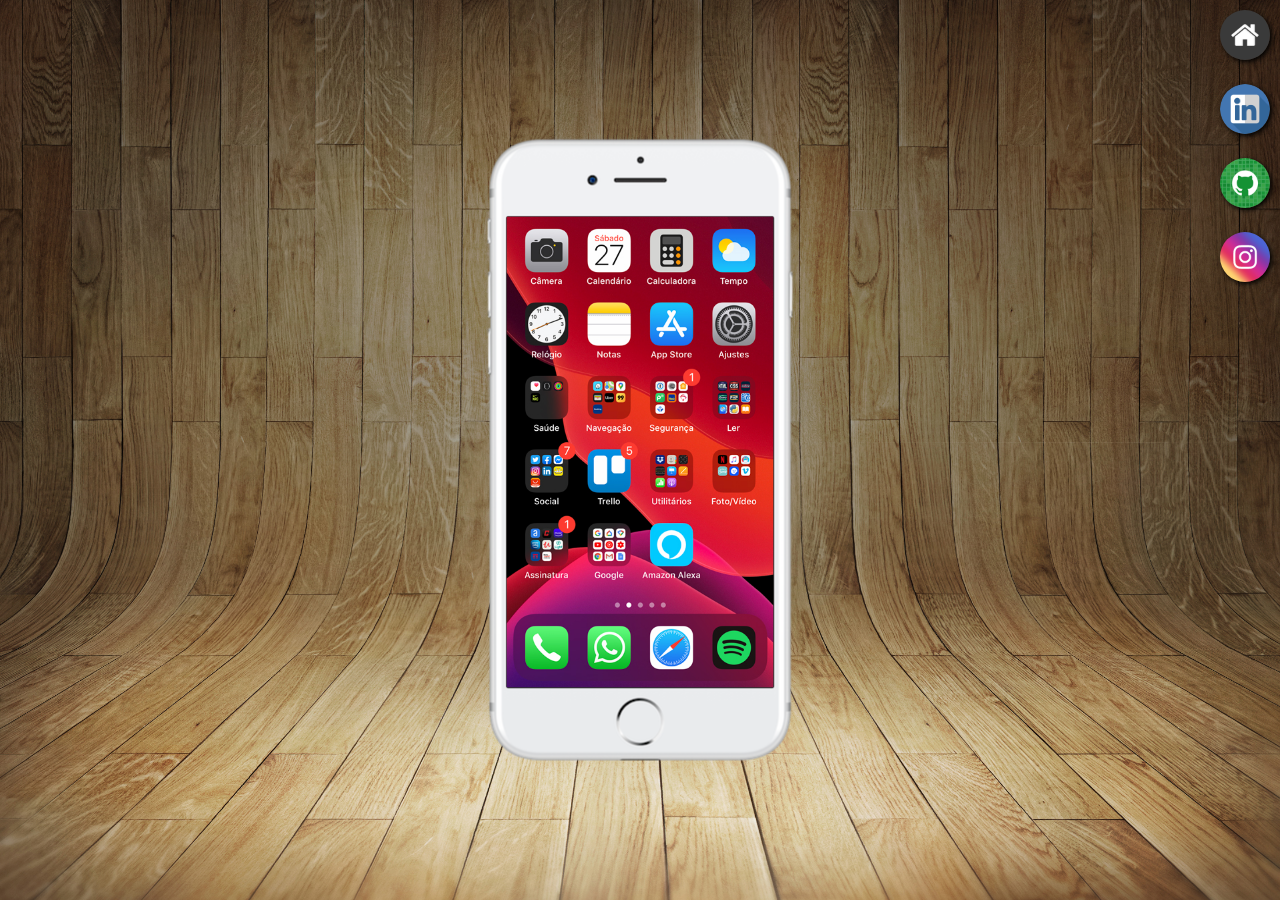
<file: index.html>
<!DOCTYPE html>
<html lang="pt-br">
<head>
    <meta charset="UTF-8">
    <meta name="viewport" content="width=device-width, initial-scale=1.0">
    <link rel="shortcut icon" href="favicon.ico.svg" type="image/x-icon">
    <link rel="stylesheet" href="estilos/style.css">
    <title>Projeto Redes Sociais</title>
</head>
<body>
    <main>
        <section id="telefone">
            <iframe src="home.html" name="tela" id="tela" frameborder="0">
                Seu navegador não é compatível
            </iframe>
        </section>

        <section id="redes-sociais">
            <a href="home.html" target="tela"><img src="imagens/logo-home.jpg" alt="home"></a><br>
            <a href="linkedin.html" target="tela"><img src="imagens/logo-linkedin.png" alt="youtube"></a><br>
            <a href="github.html" target="tela"><img src="imagens/logo-github.jpg" alt="github"></a><br>
            <a href="instagram.html" target="tela"><img src="imagens/logo-instagram.jpg" alt="instagram"></a><br>
        </section>
    </main>
</body>
</html>
</file>
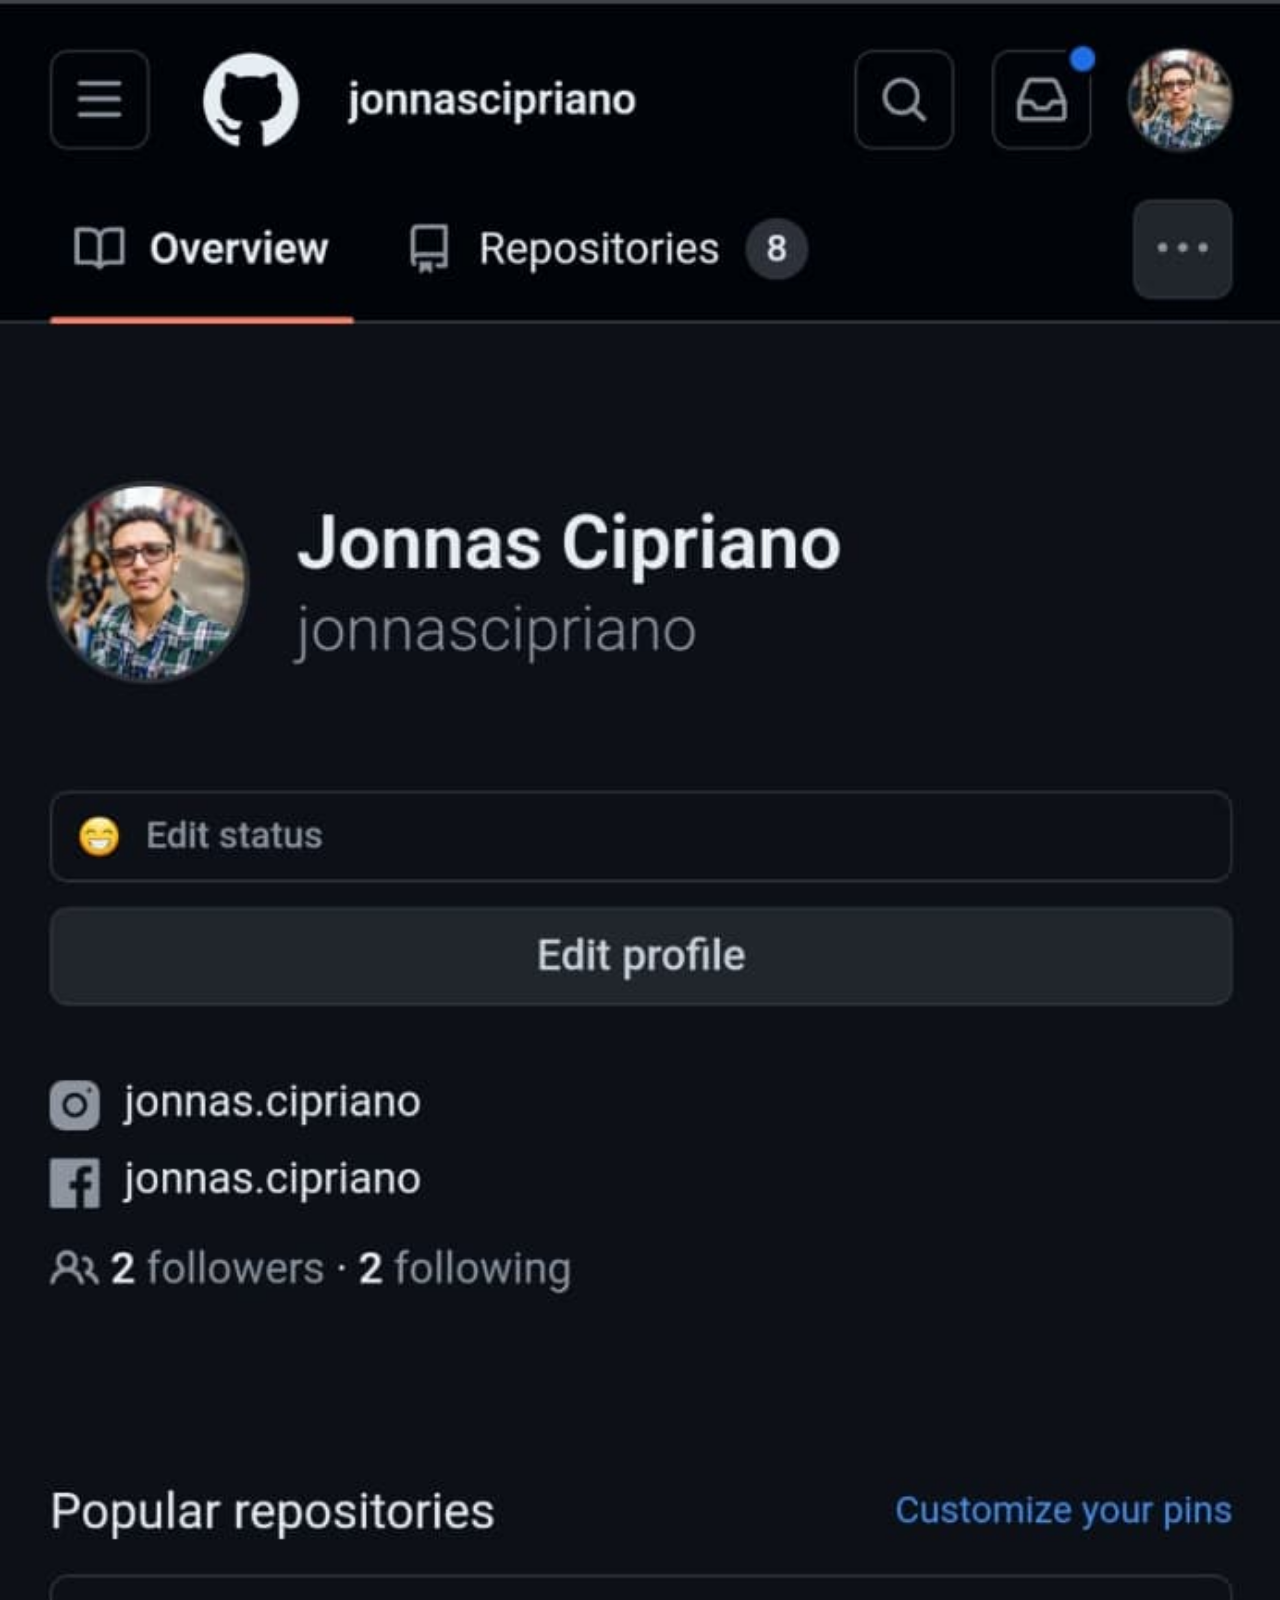
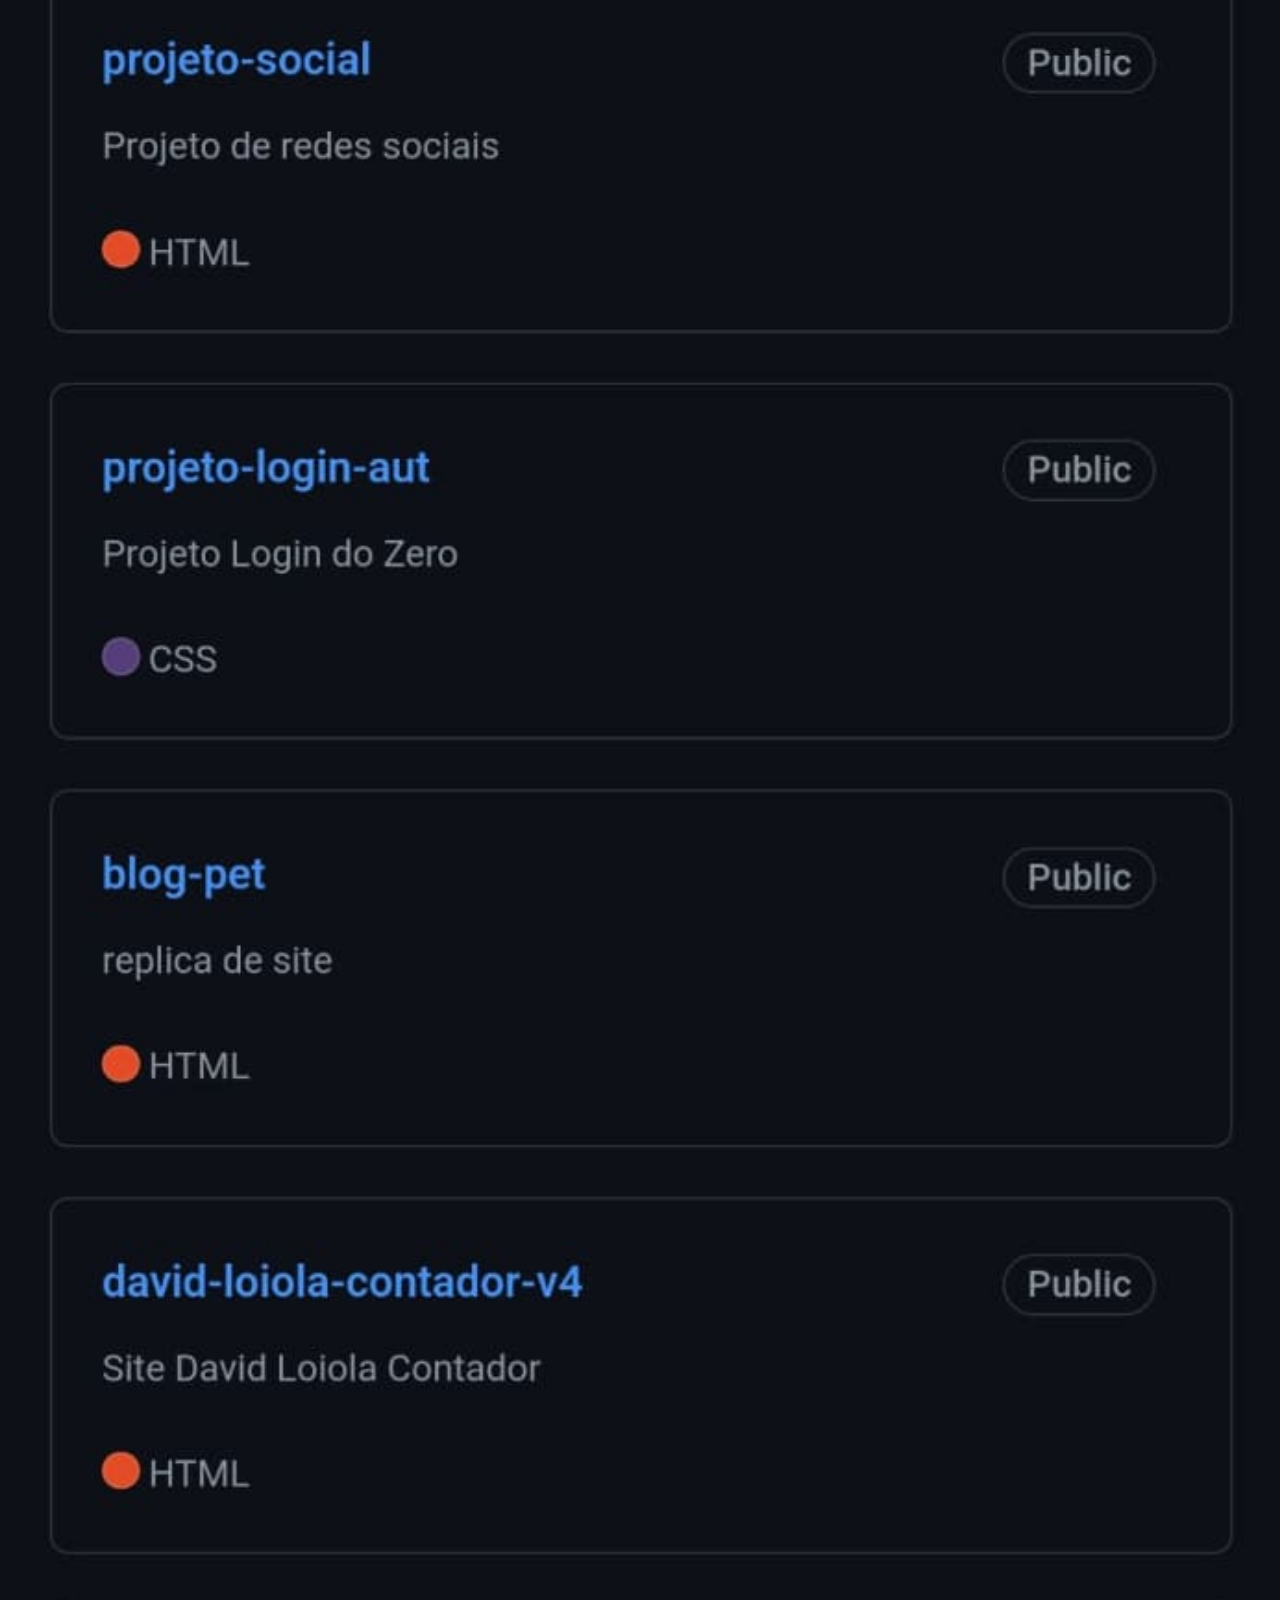
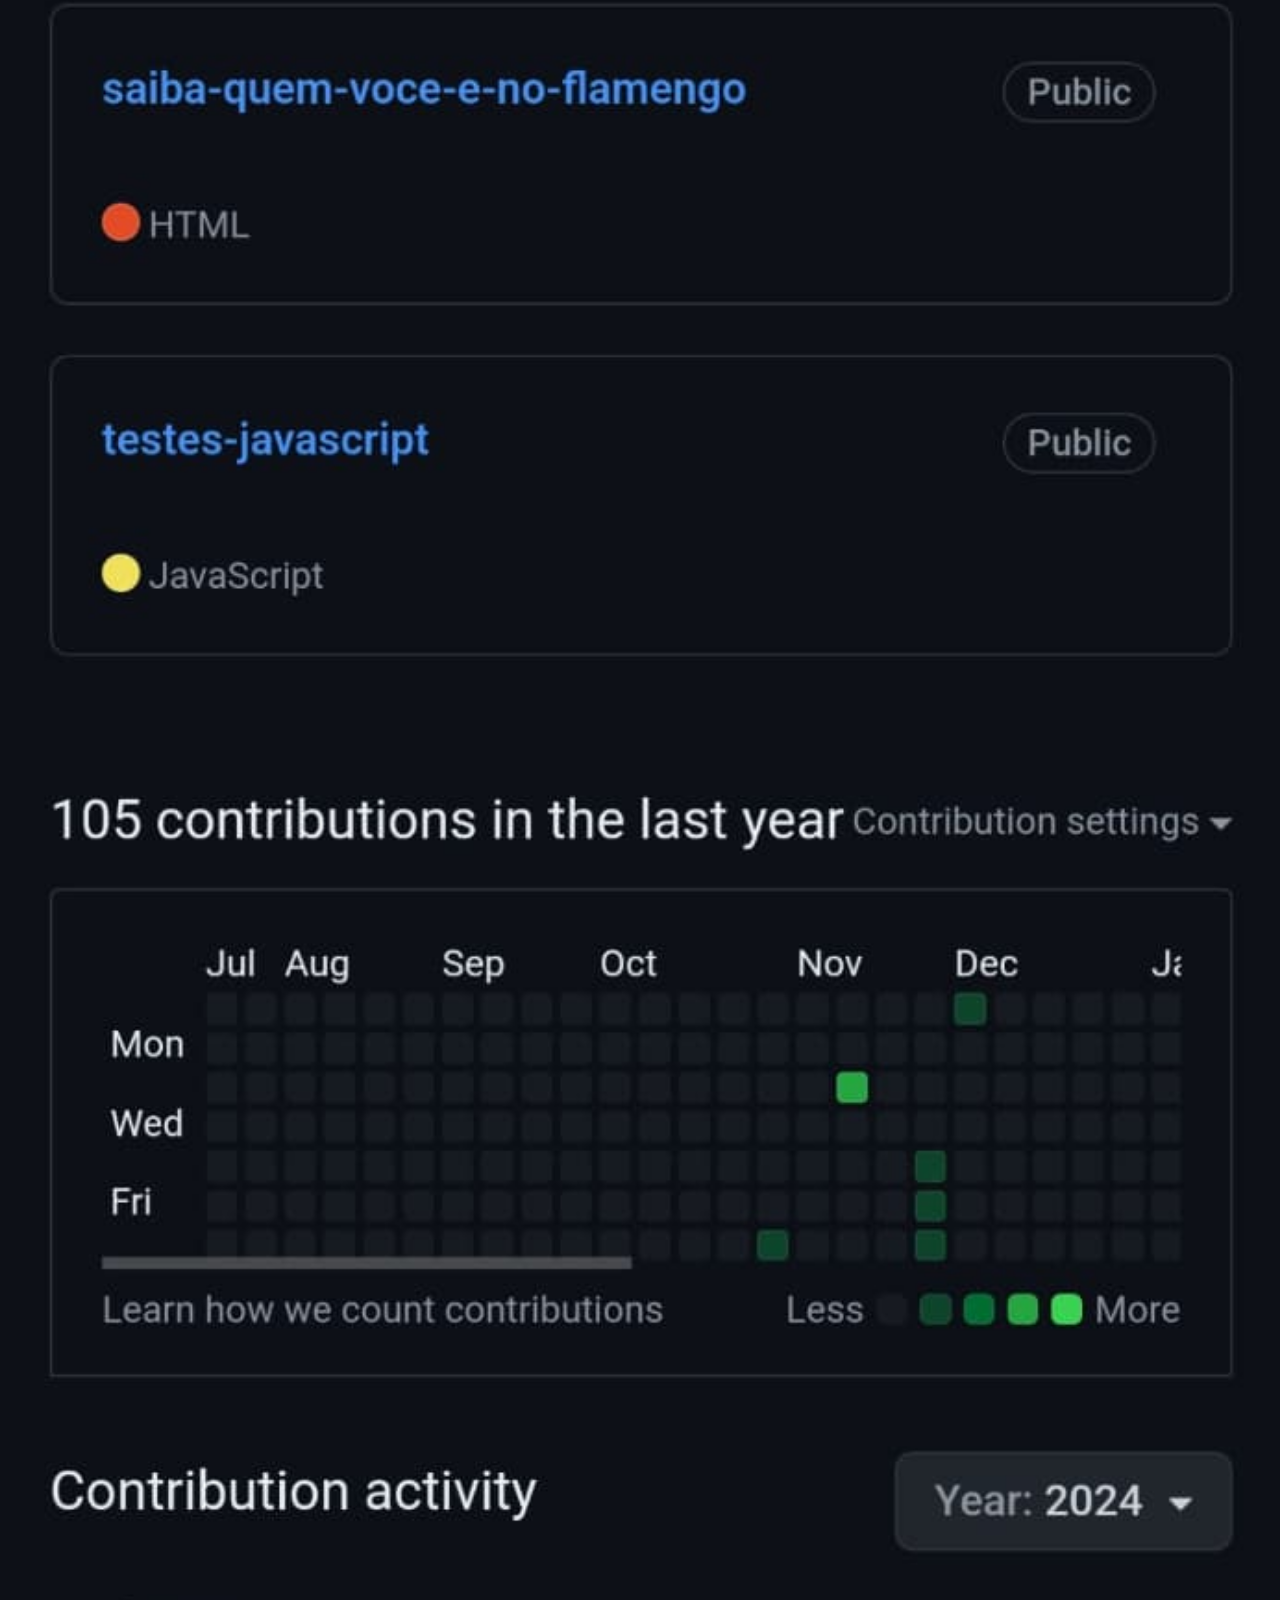
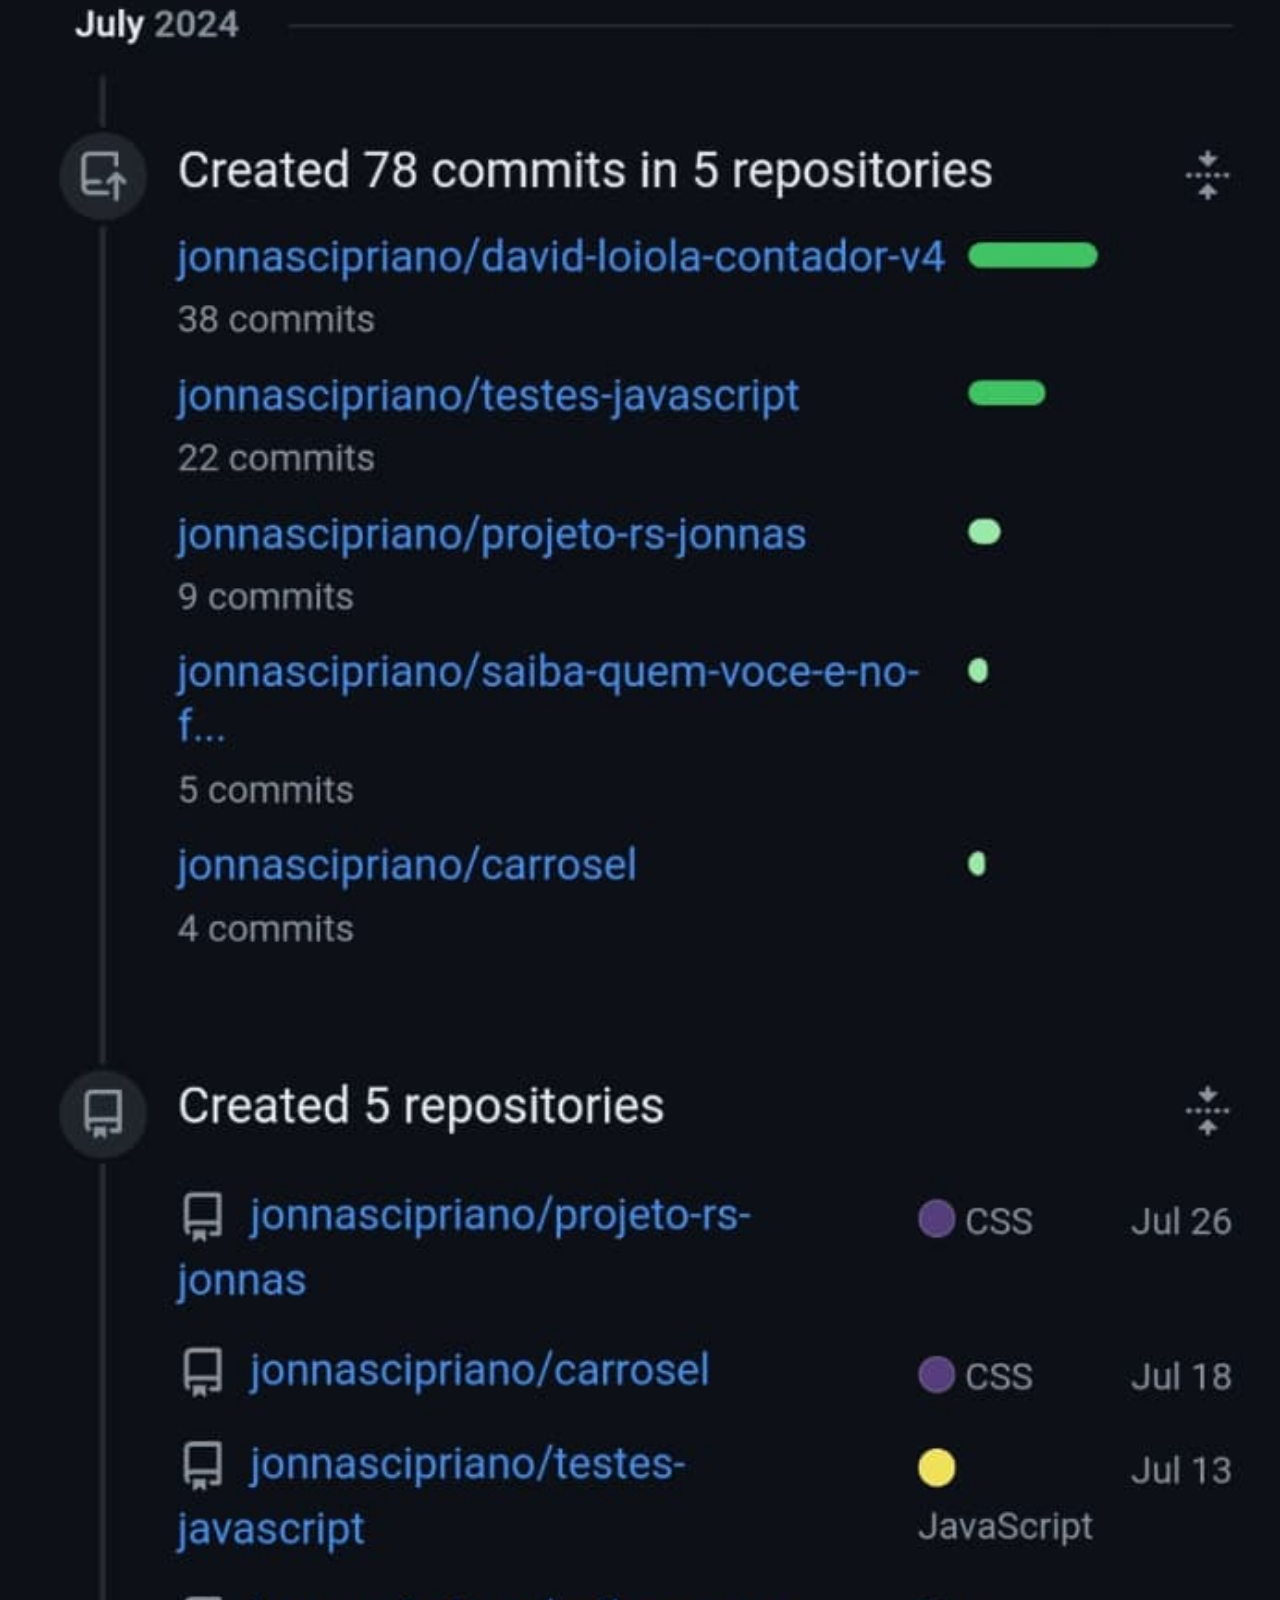
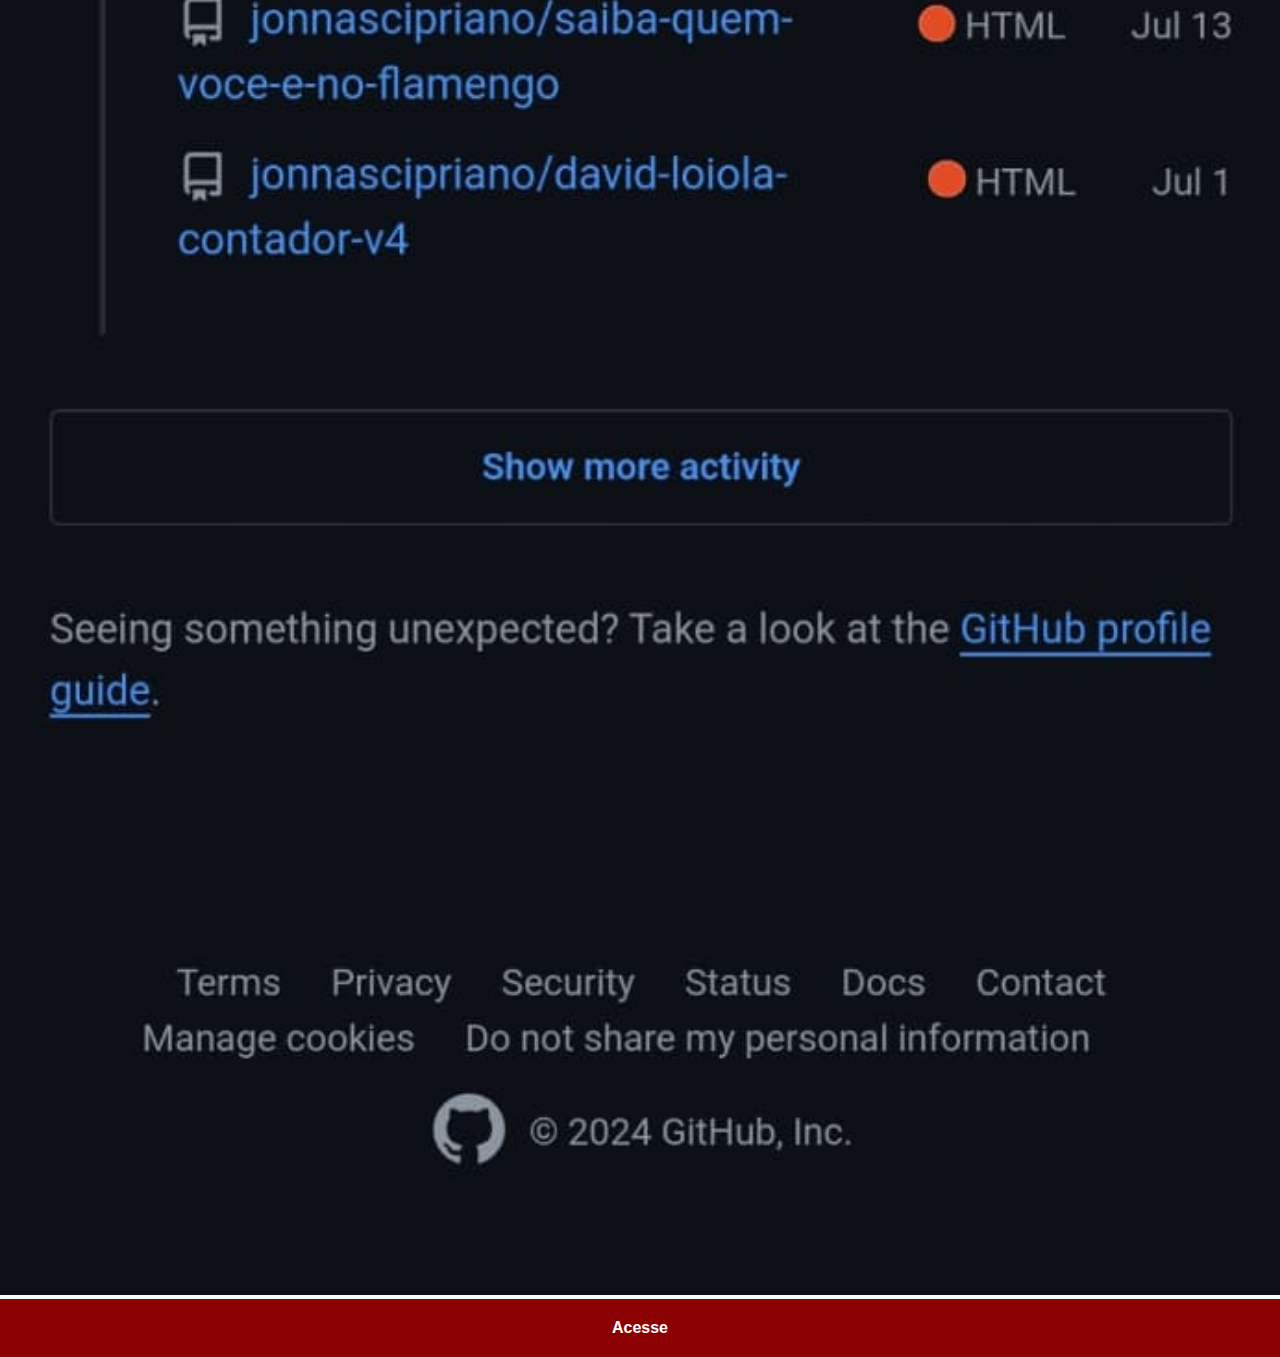
<file: github.html>
<!DOCTYPE html>
<html lang="pt-br">
<head>
    <meta charset="UTF-8">
    <meta name="viewport" content="width=device-width, initial-scale=1.0">
    <title>github</title>
    <link rel="stylesheet" href="estilos/social.css">
</head>
<body>
    <img src="imagens/github-jonnas.jfif" alt="github">
    <a href="github.com/jonnascipriano" target="_blank">Acesse</a>
</body>
</html>
</file>
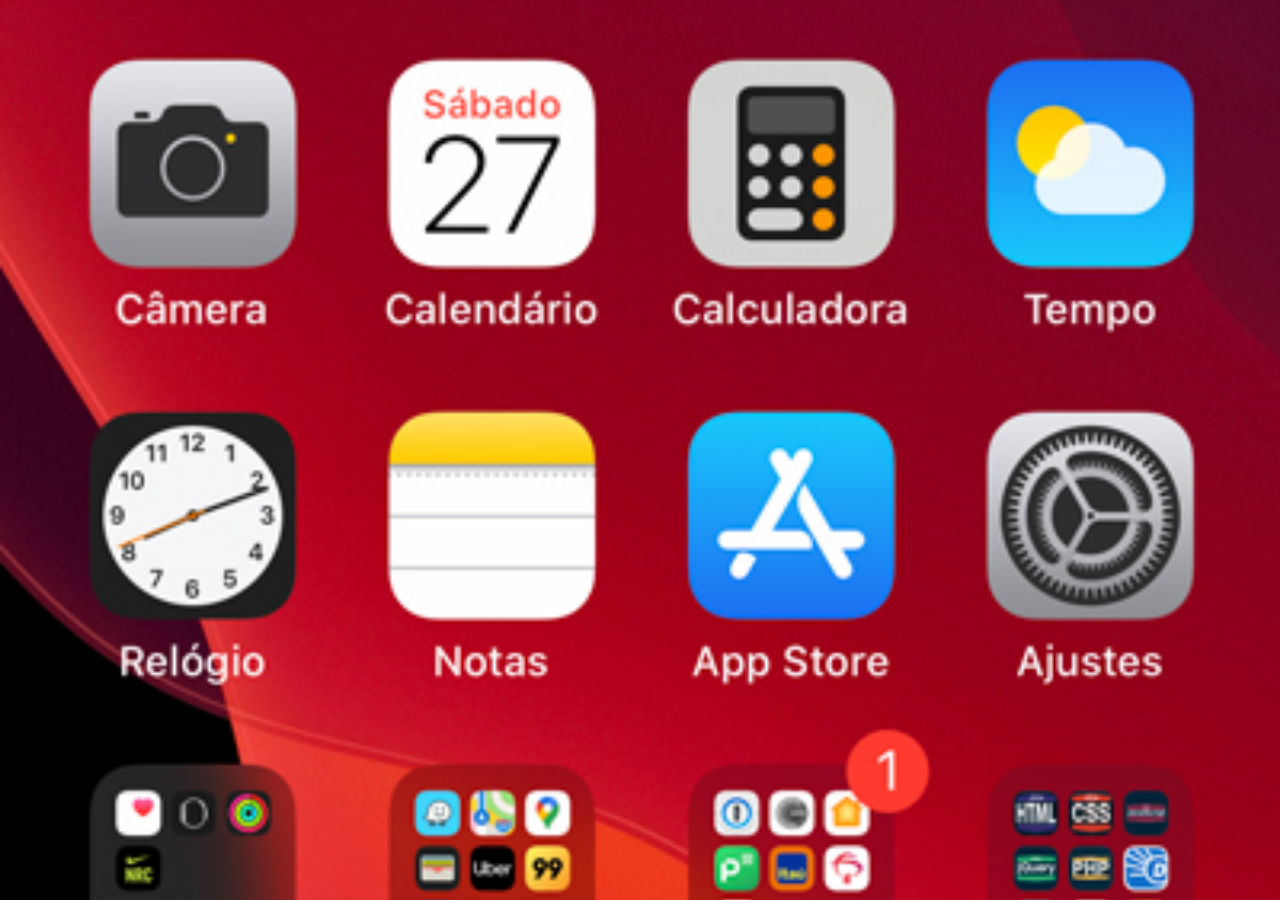
<file: home.html>
<!DOCTYPE html>
<html lang="pt-br">
<head>
    <meta charset="UTF-8">
    <meta name="viewport" content="width=device-width, initial-scale=1.0">
    <title>Home</title>
    <style>
        *{
            margin: 0;
            padding: 0;
        }

        body{
            width: 100vw;
            height: 100vh;
            background: black url('imagens/tela-home.jpg') no-repeat top center;
            background-size: cover;
        }
    </style>
</head>
<body>
    
</body>
</html>
</file>
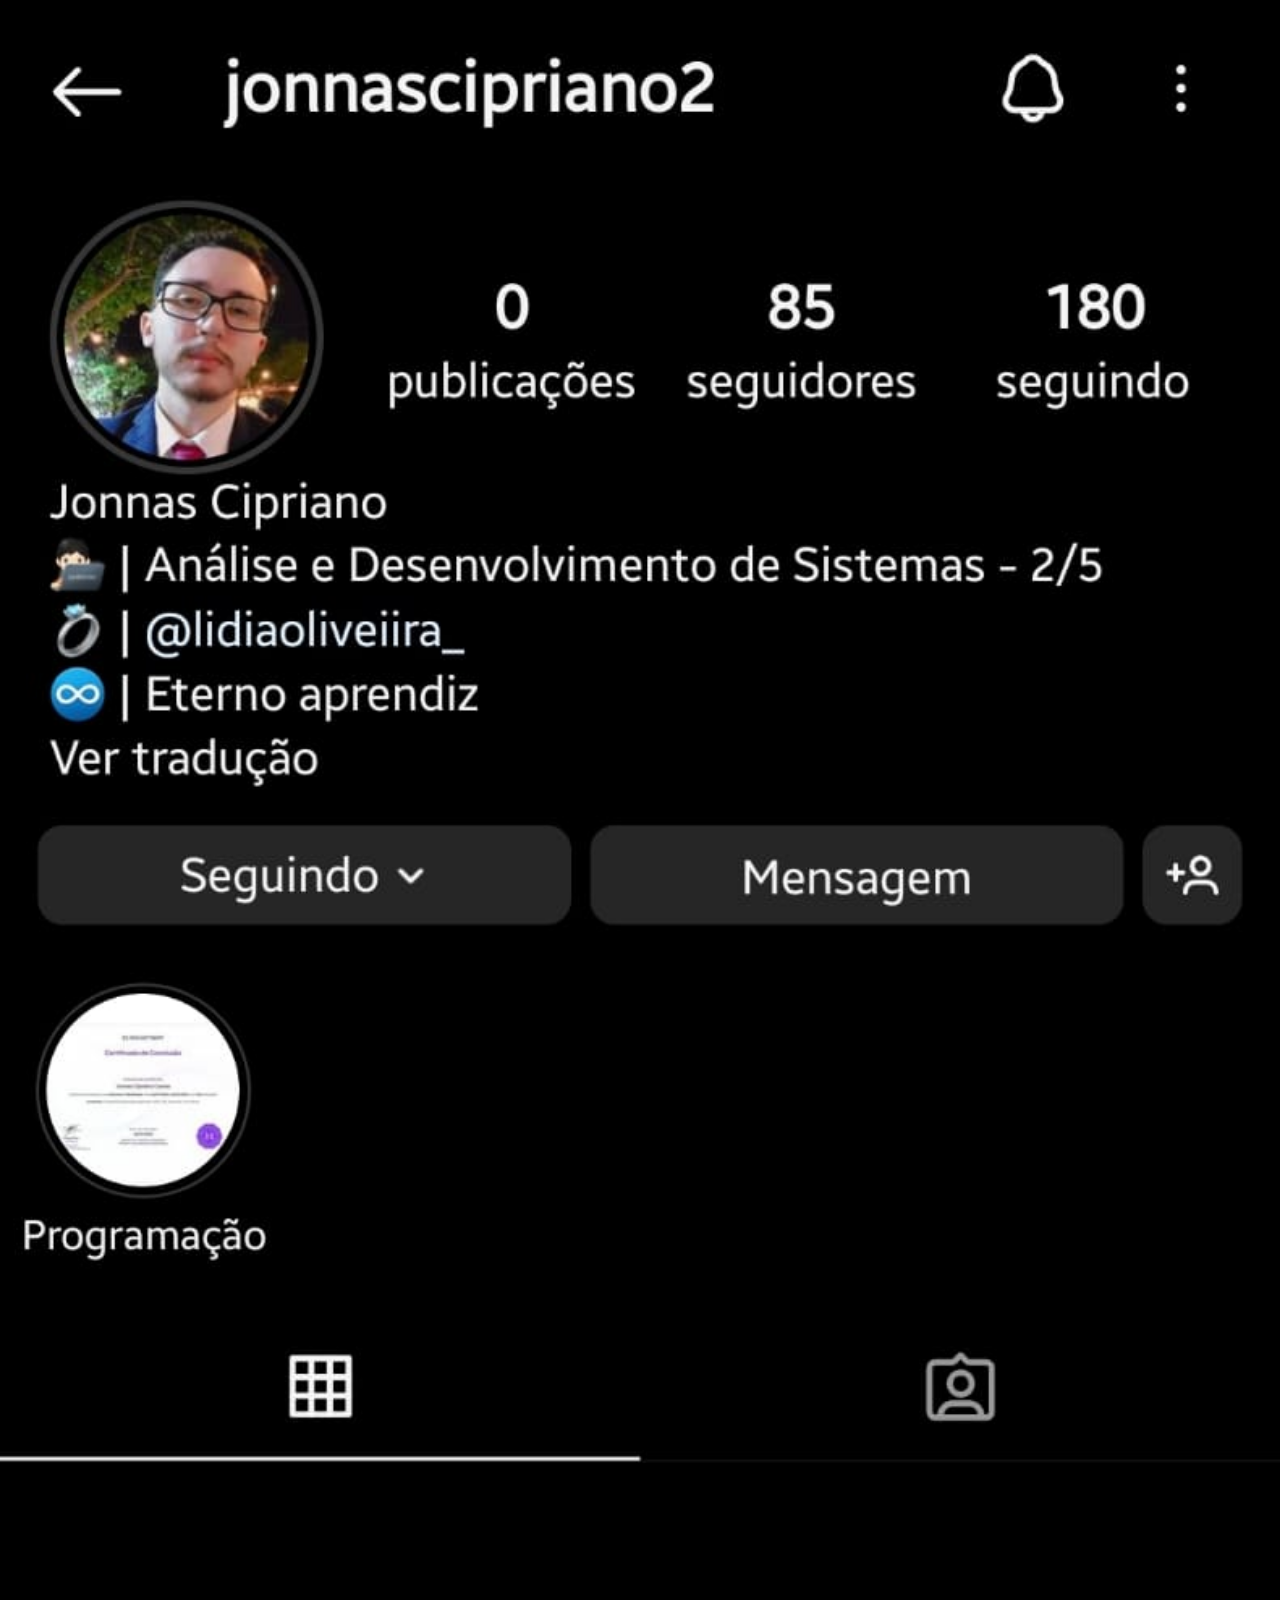
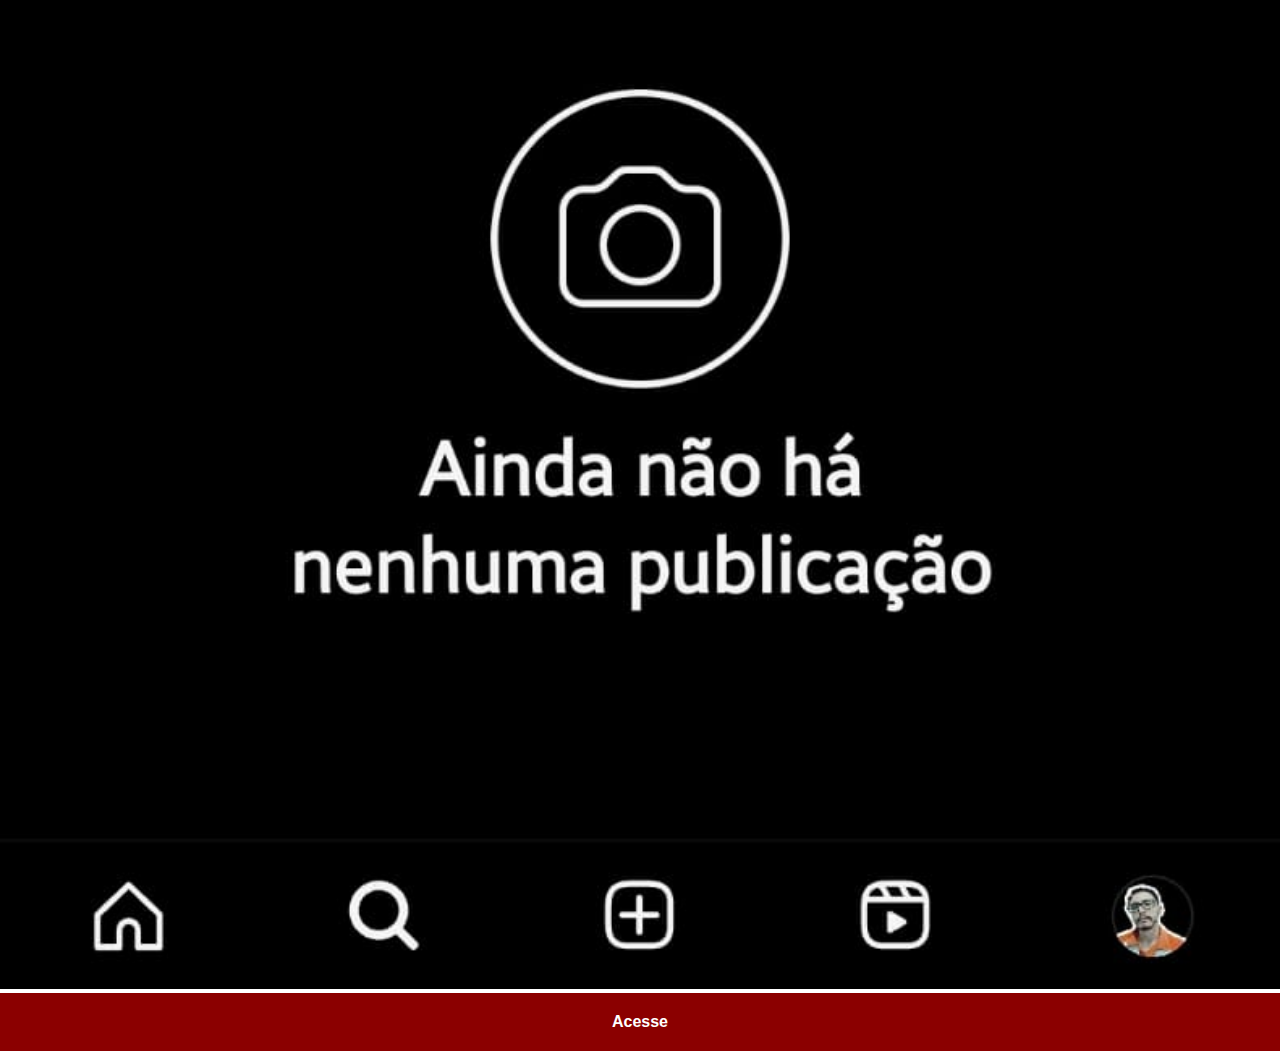
<file: instagram.html>
<!DOCTYPE html>
<html lang="pt-br">
<head>
    <meta charset="UTF-8">
    <meta name="viewport" content="width=device-width, initial-scale=1.0">
    <title>Instagram</title>
    <link rel="stylesheet" href="estilos/social.css">
</head>
<body>
    <img src="imagens/instagram-jonnas.jfif" alt="instagram">
    <a href="www.instagram.com/jonnascipriano2">Acesse</a>
</body>
</html>
</file>
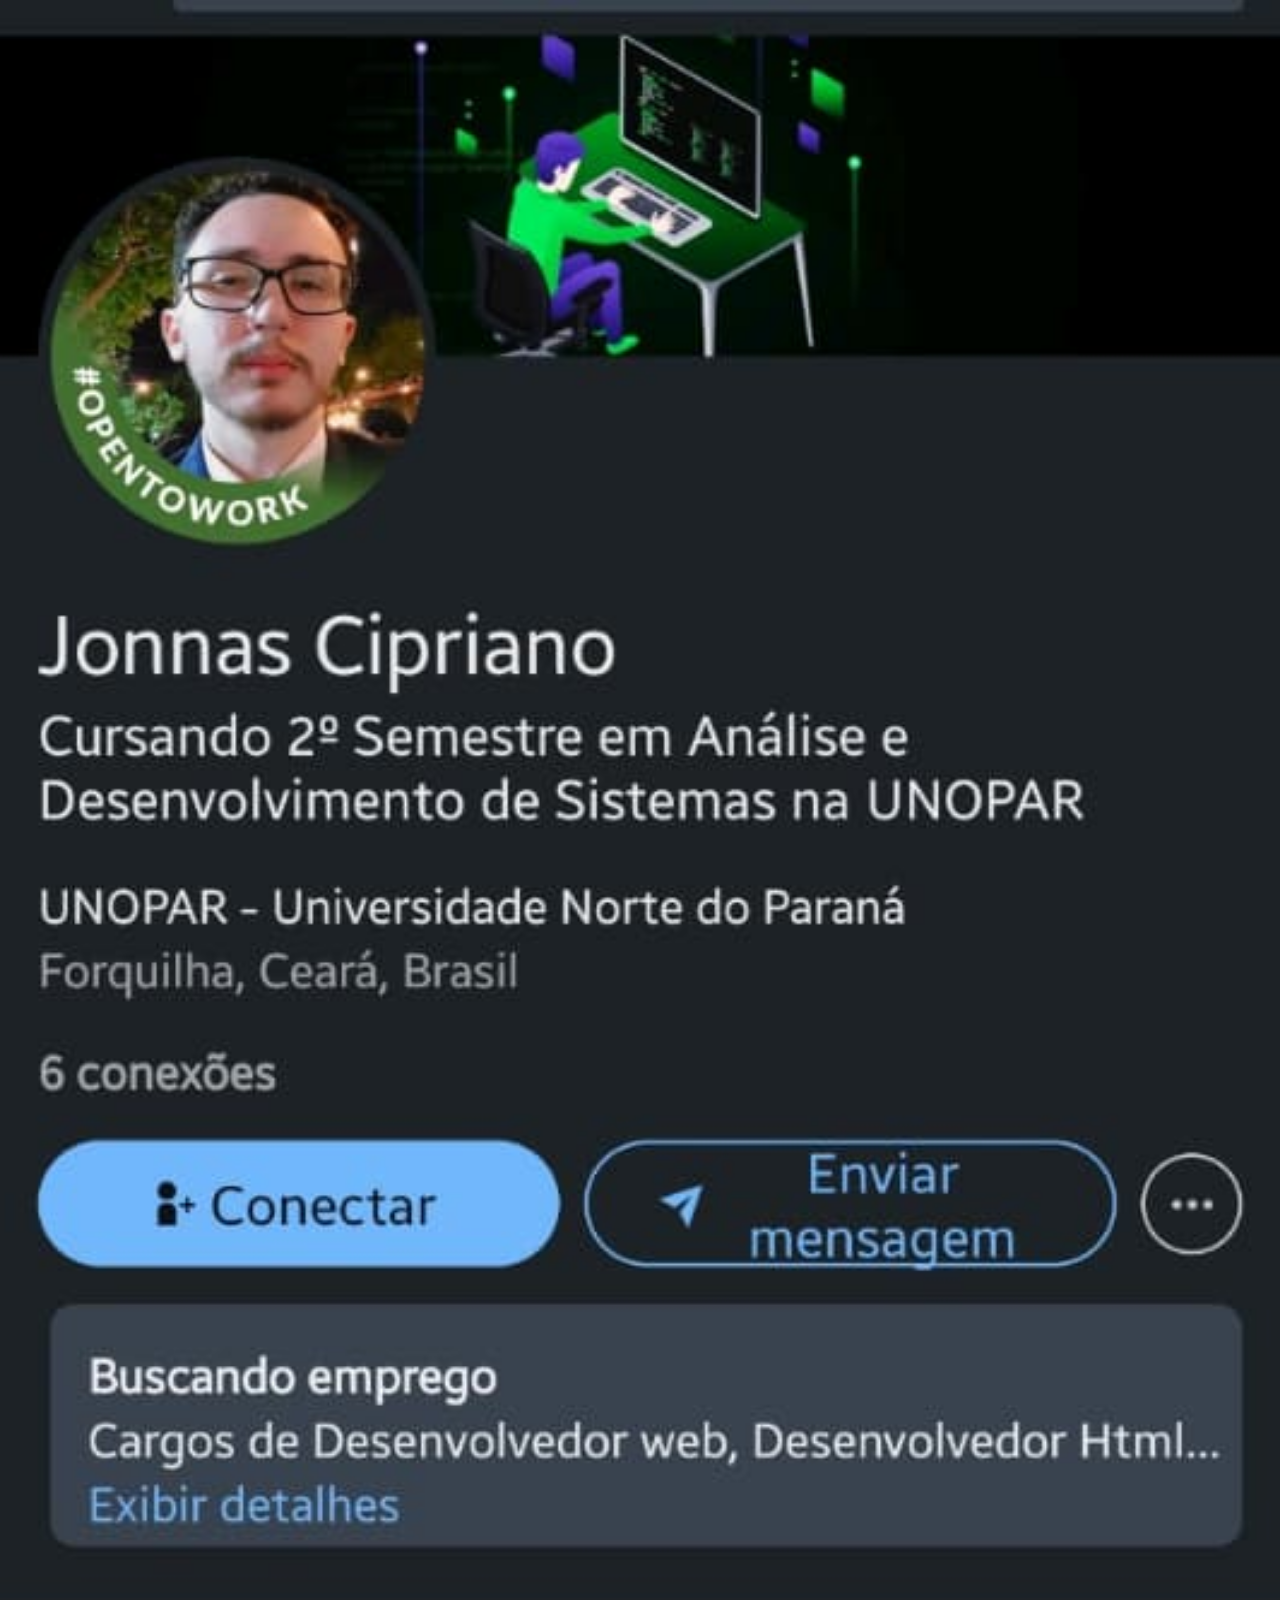
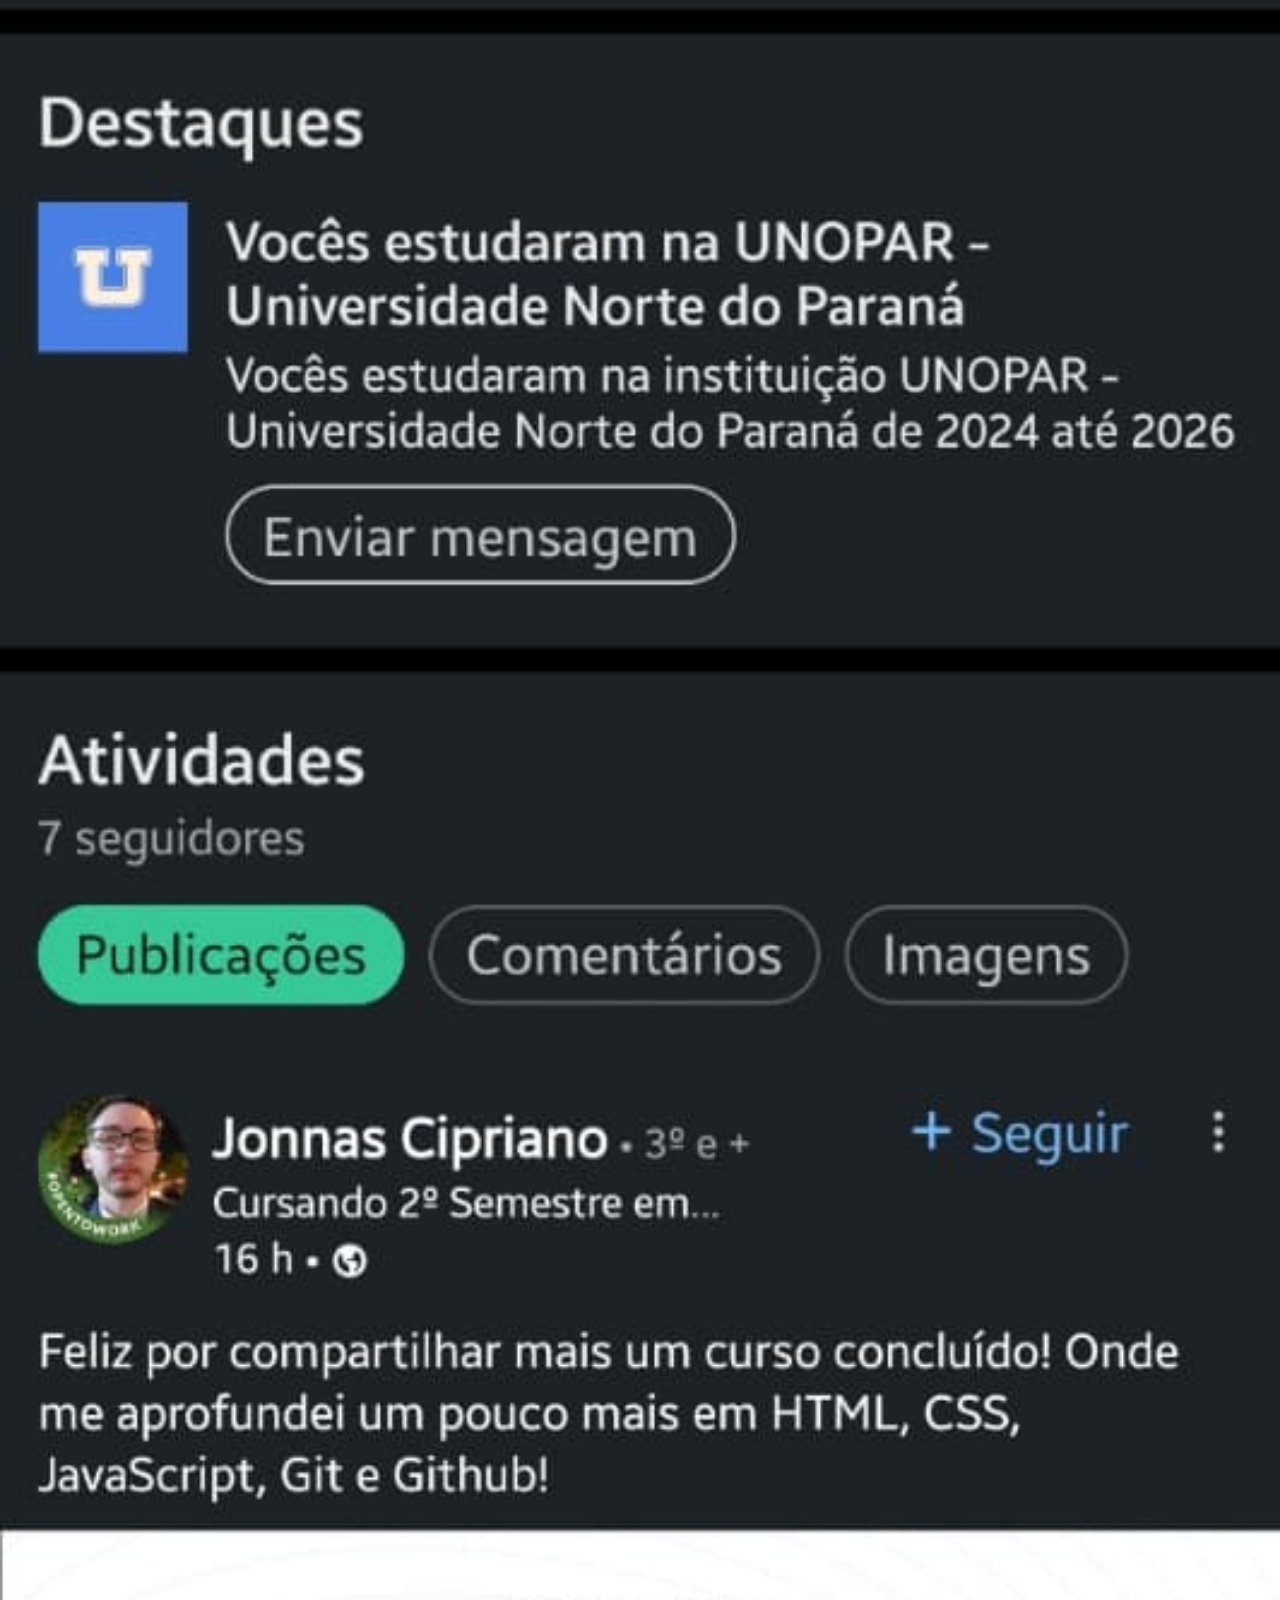
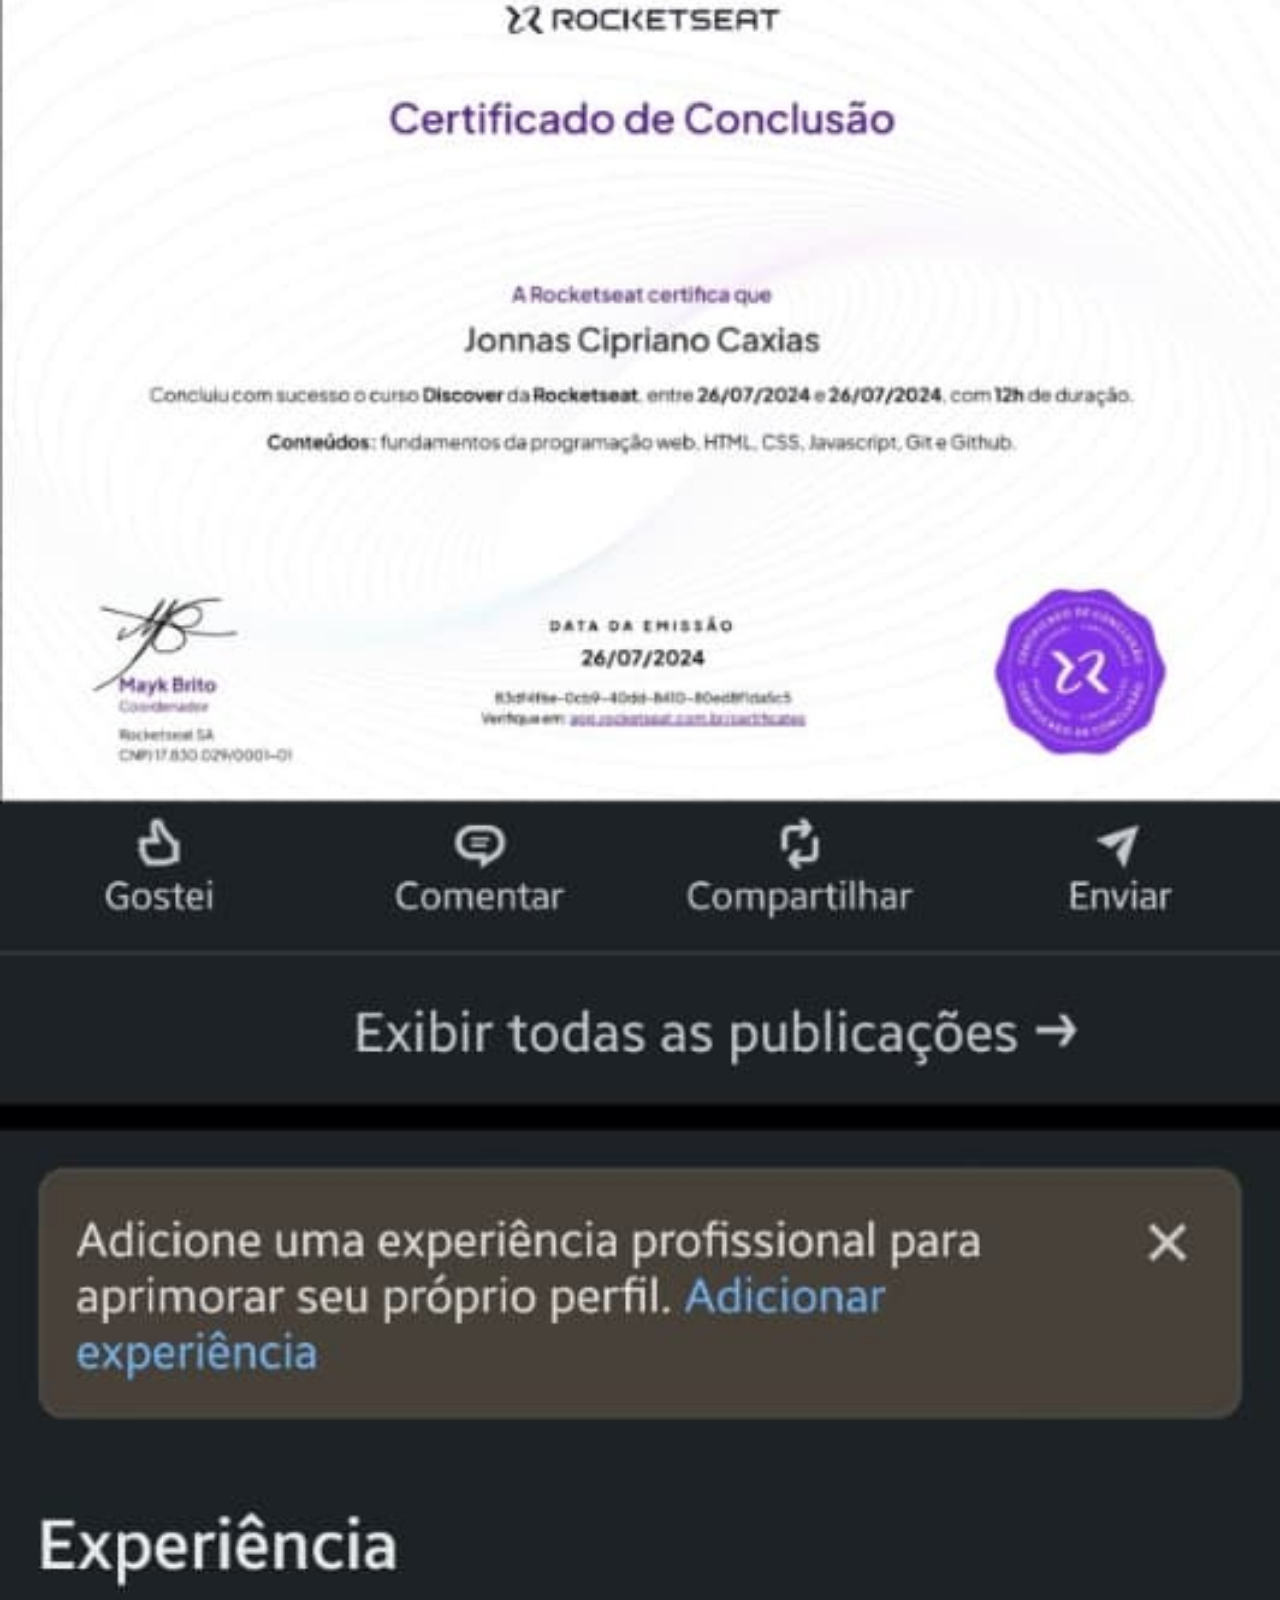
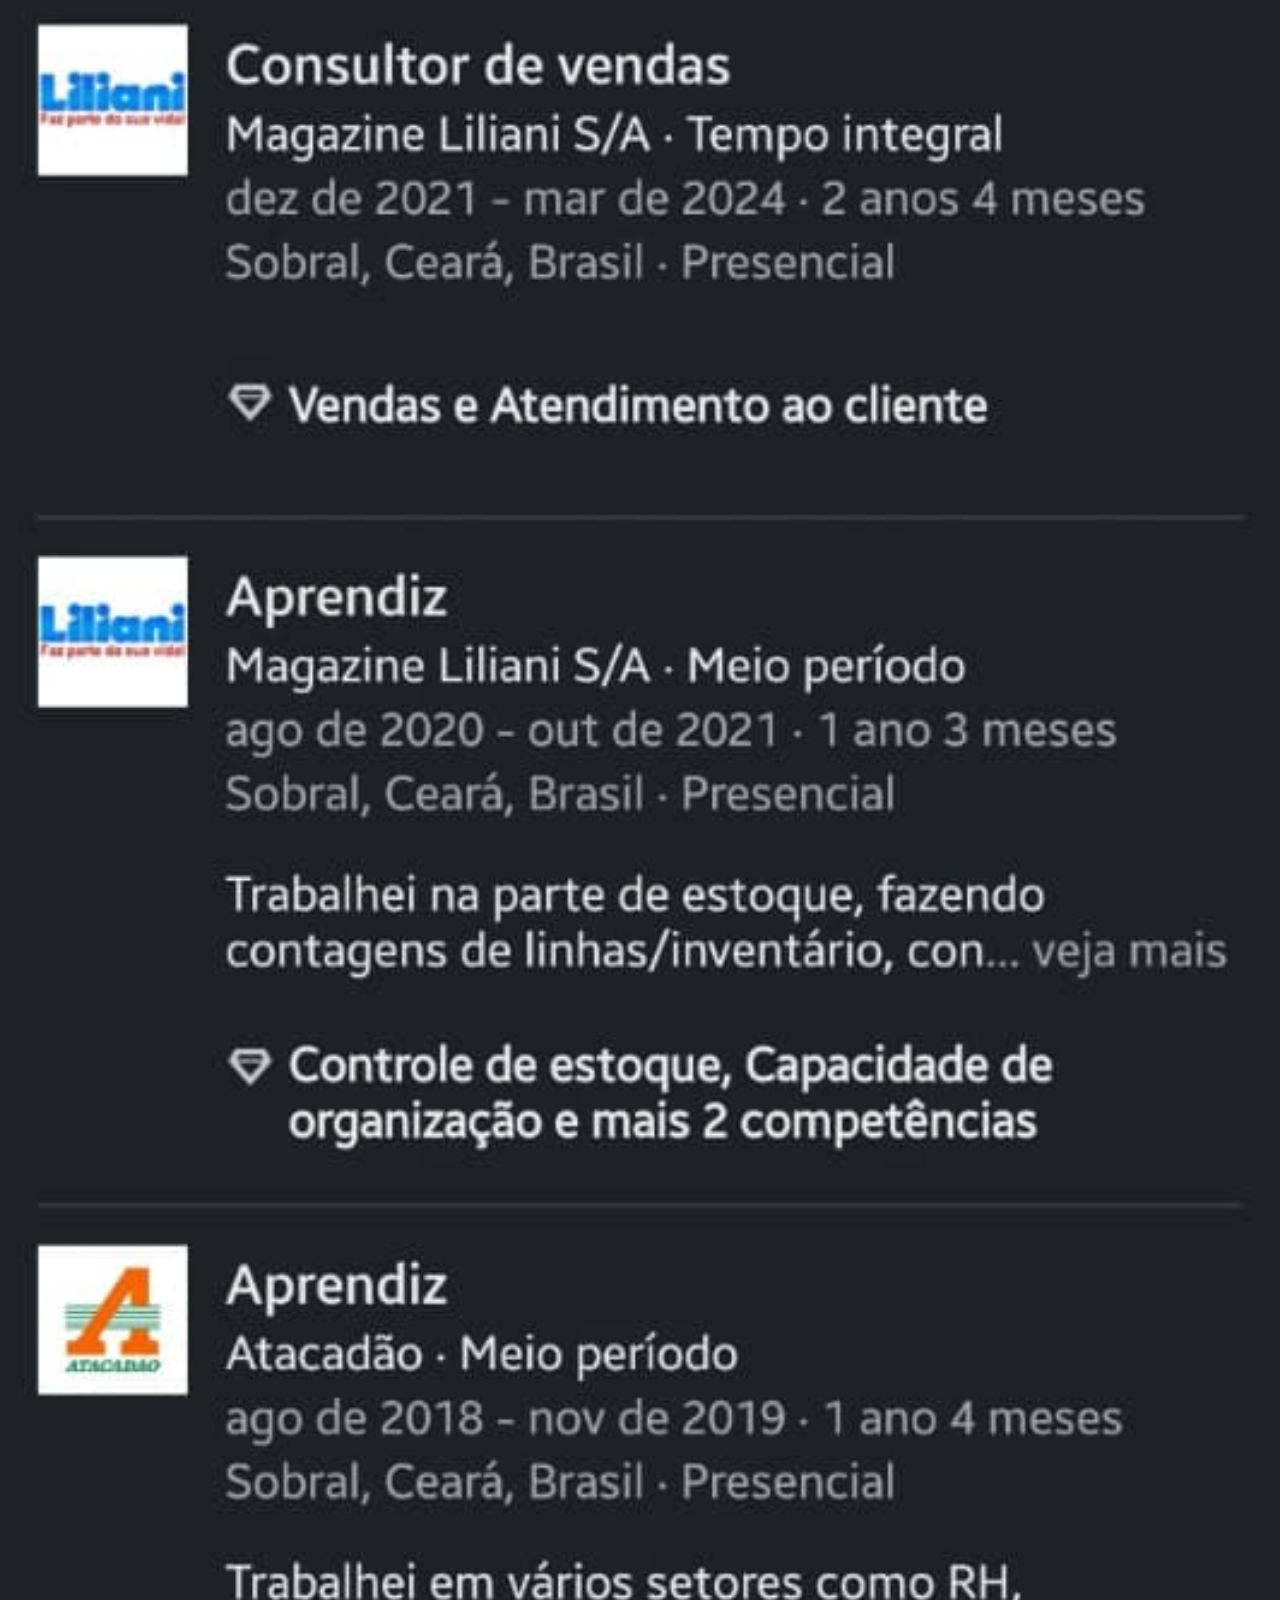
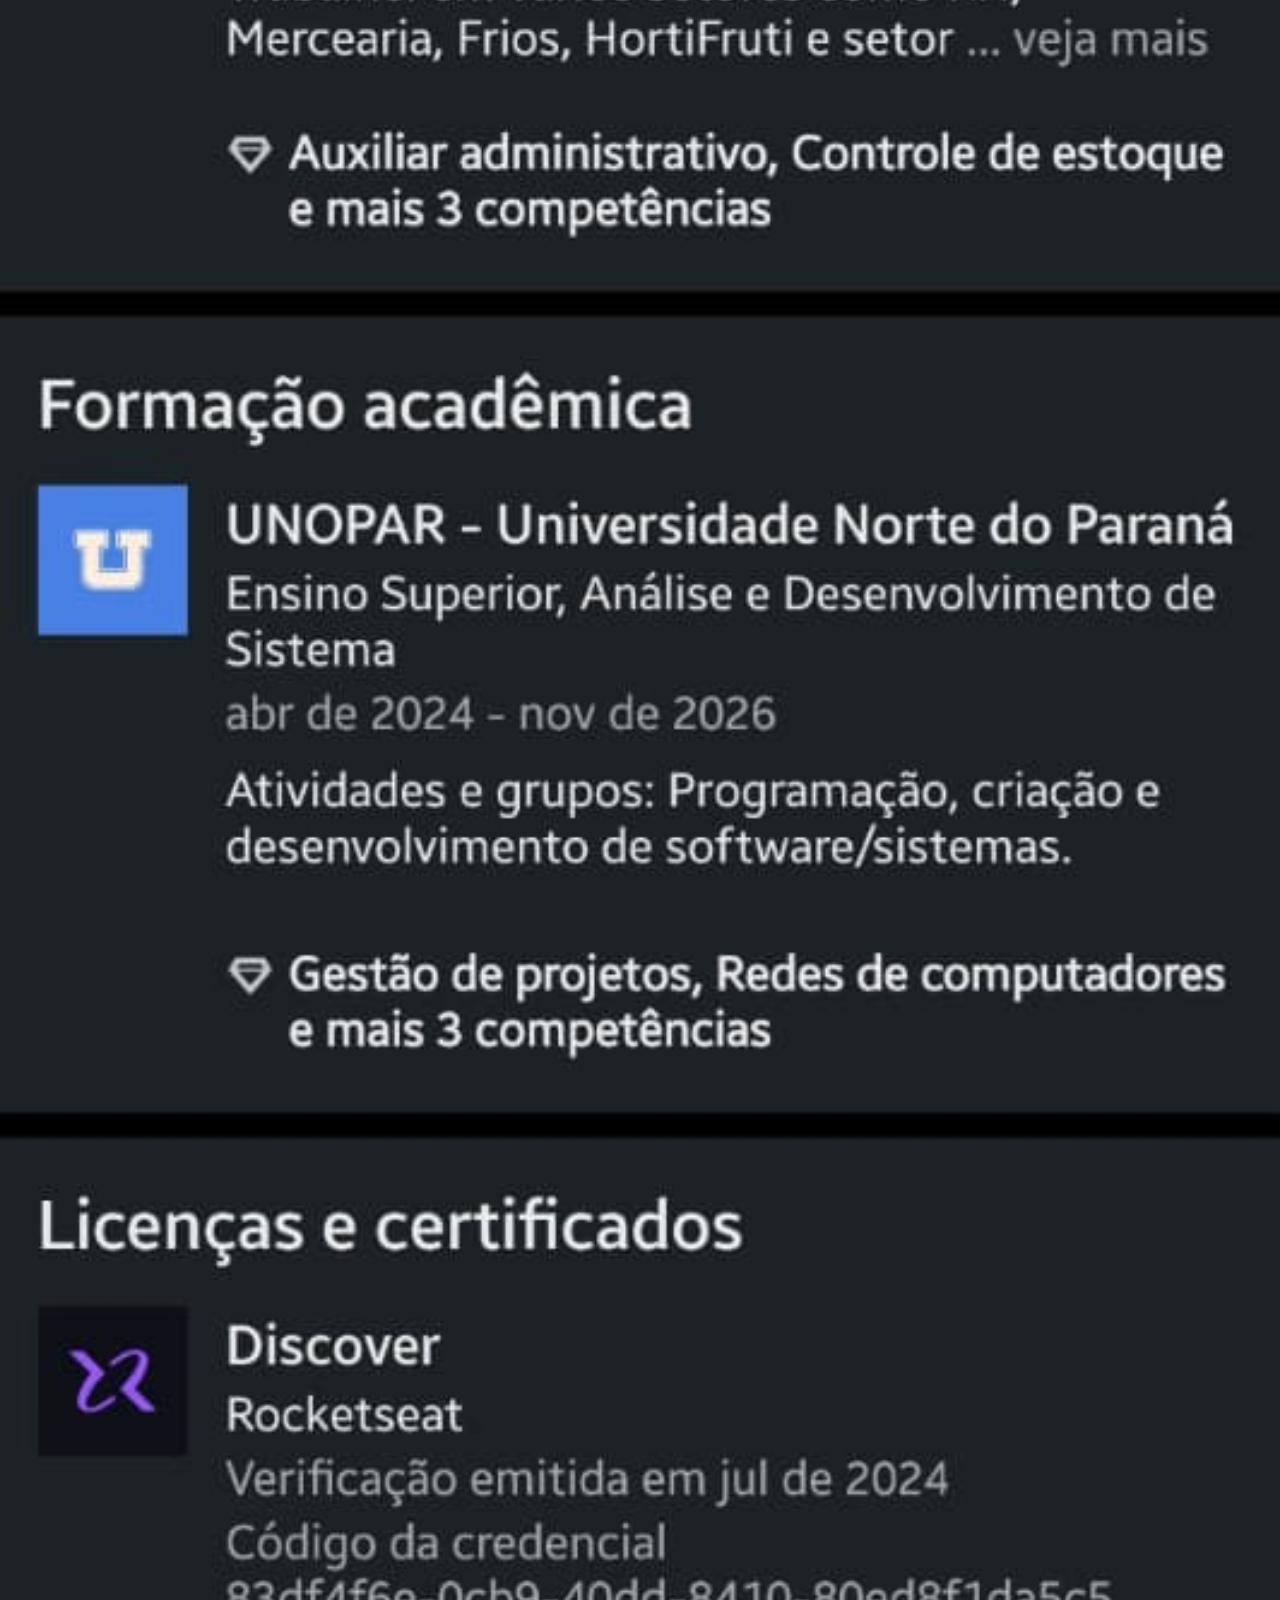
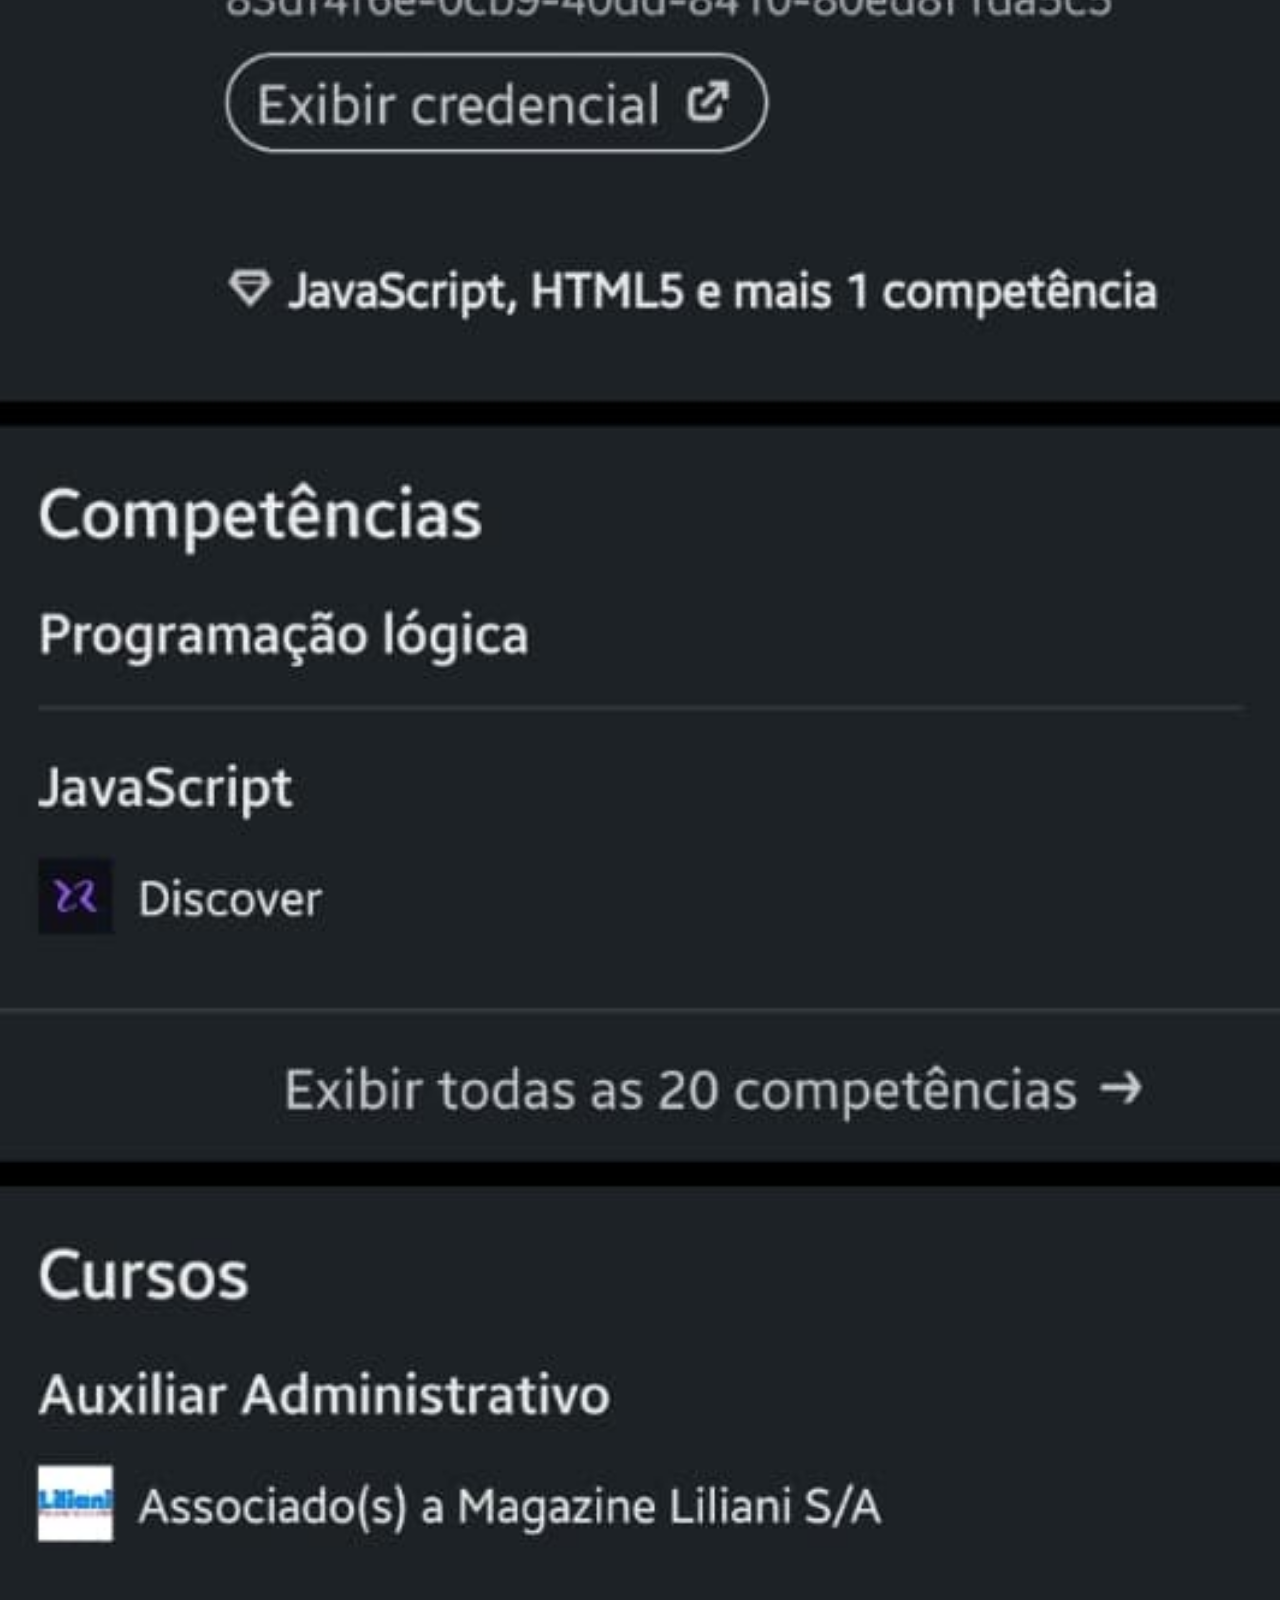
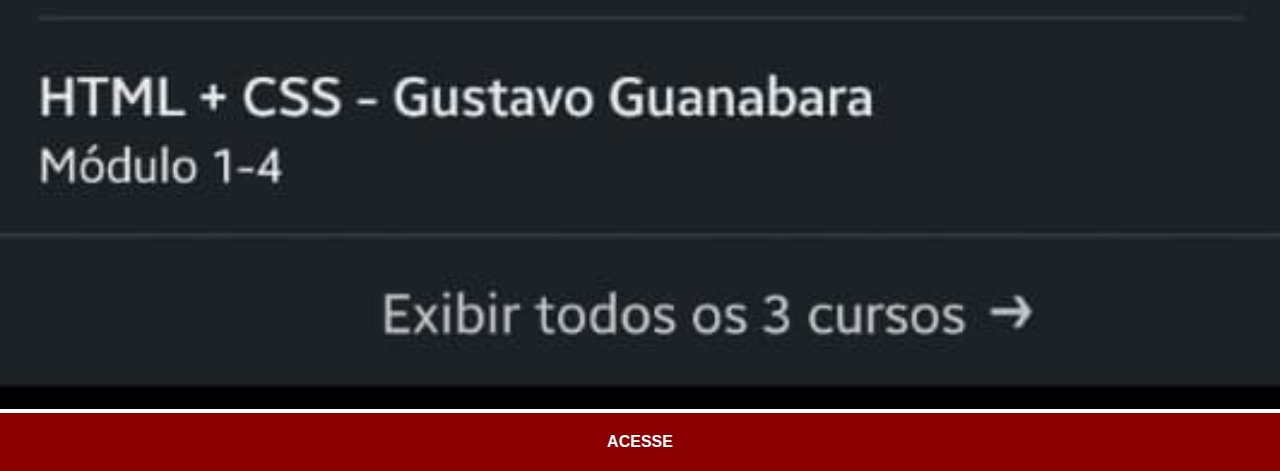
<file: linkedin.html>
<!DOCTYPE html>
<html lang="pt-br">
<head>
    <meta charset="UTF-8">
    <meta name="viewport" content="width=device-width, initial-scale=1.0">
    <title>Linkedin</title>
    <link rel="stylesheet" href="estilos/social.css">
</head>
<body>
    <img src="imagens/linkedin-jonnas.jfif" alt="youtube">
    <a href="https://linkedin.com/in/jonnascipriano" target="_blank">ACESSE</a>
</body>
</html>
</file>
<file: estilos/style.css>
@charset "UTF-8";

*{
    margin: 0px;
    padding: 0px;
    font-family: Arial, Helvetica, sans-serif;
}

html, body{
    height: 100vh;
    width: 100vw;
    background-color: black;
}

body{
    background: url('../imagens/fundo-madeira.jpg') no-repeat top center;
    background-size: cover;
    background-attachment: fixed;
}

main{
    height: 100vh;
    position: relative;
}

section#telefone{
    position: absolute;
    top: 50%;
    left: 50%;
    transform: translate(-50%, -50%);

    height: 627px;
    width: 311px;
    background: url('../imagens/frame-iphone.png') no-repeat;
}

iframe#tela{
    position: relative;
    top: 80px;
    left: 22px;
    width: 267px;
    height: 471px;
}

section#redes-sociais{
    text-align: right;
}

section#redes-sociais img{
    width: 50px;
    margin: 10px;
    border-radius: 50%;
    box-shadow: 2px 2px 5px black;
    box-sizing: border-box;
}

section#redes-sociais img:hover{
    border: 2px solid rgba(255, 255, 255, 0.596);
    transform: translate(-3px, -3px);
    box-shadow: 5px 5px 10px black;
    transition: transform 0.4s, border 1s;
}
</file>
<file: estilos/social.css>
@charset "UTF-8";

*{
    margin: 0;
    padding: 0;
    font-family: Arial, Helvetica, sans-serif;
}

::-webkit-scrollbar{
    width: 0px;
    height: 0px;
}

img{
    width: 100vw;
}

a{
    display: block;
    background-color: darkred;
    color: white;
    padding: 20px;
    text-align: center;
    font-weight: bolder;
    text-decoration: none;
}

a:hover{
    background-color: red;
}
</file>
